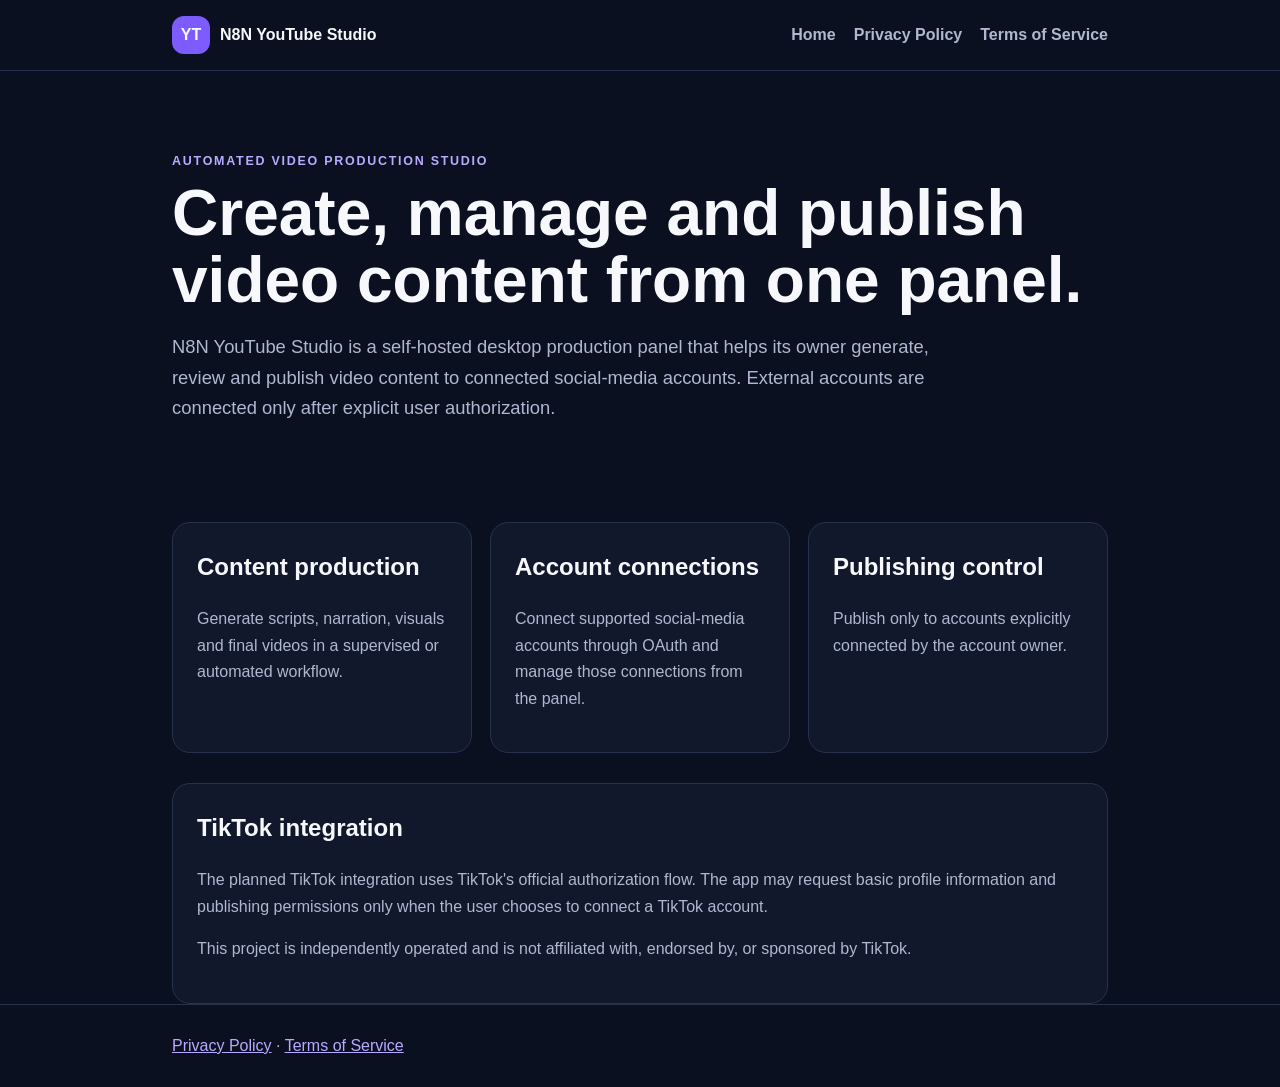
<file: index.html>
<!doctype html><html lang="en"><head><meta charset="utf-8"><meta name="viewport" content="width=device-width,initial-scale=1"><title>N8N YouTube Studio</title><link rel="stylesheet" href="styles.css"></head><body>
<header><div class="wrap nav"><div class="brand"><span class="logo">YT</span>N8N YouTube Studio</div><nav><a href="index.html">Home</a><a href="privacy.html">Privacy Policy</a><a href="terms.html">Terms of Service</a></nav></div></header>
<main><section class="hero"><div class="wrap"><div class="kicker">Automated video production studio</div><h1>Create, manage and publish video content from one panel.</h1><p class="lead">N8N YouTube Studio is a self-hosted desktop production panel that helps its owner generate, review and publish video content to connected social-media accounts. External accounts are connected only after explicit user authorization.</p></div></section>
<section><div class="wrap"><div class="grid"><article class="card"><h2>Content production</h2><p>Generate scripts, narration, visuals and final videos in a supervised or automated workflow.</p></article><article class="card"><h2>Account connections</h2><p>Connect supported social-media accounts through OAuth and manage those connections from the panel.</p></article><article class="card"><h2>Publishing control</h2><p>Publish only to accounts explicitly connected by the account owner.</p></article></div>
<div class="card"><h2>TikTok integration</h2><p>The planned TikTok integration uses TikTok's official authorization flow. The app may request basic profile information and publishing permissions only when the user chooses to connect a TikTok account.</p><p class="small">This project is independently operated and is not affiliated with, endorsed by, or sponsored by TikTok.</p></div></div></section></main>
<footer><div class="wrap"><a href="privacy.html">Privacy Policy</a> · <a href="terms.html">Terms of Service</a></div></footer></body></html>
</file>
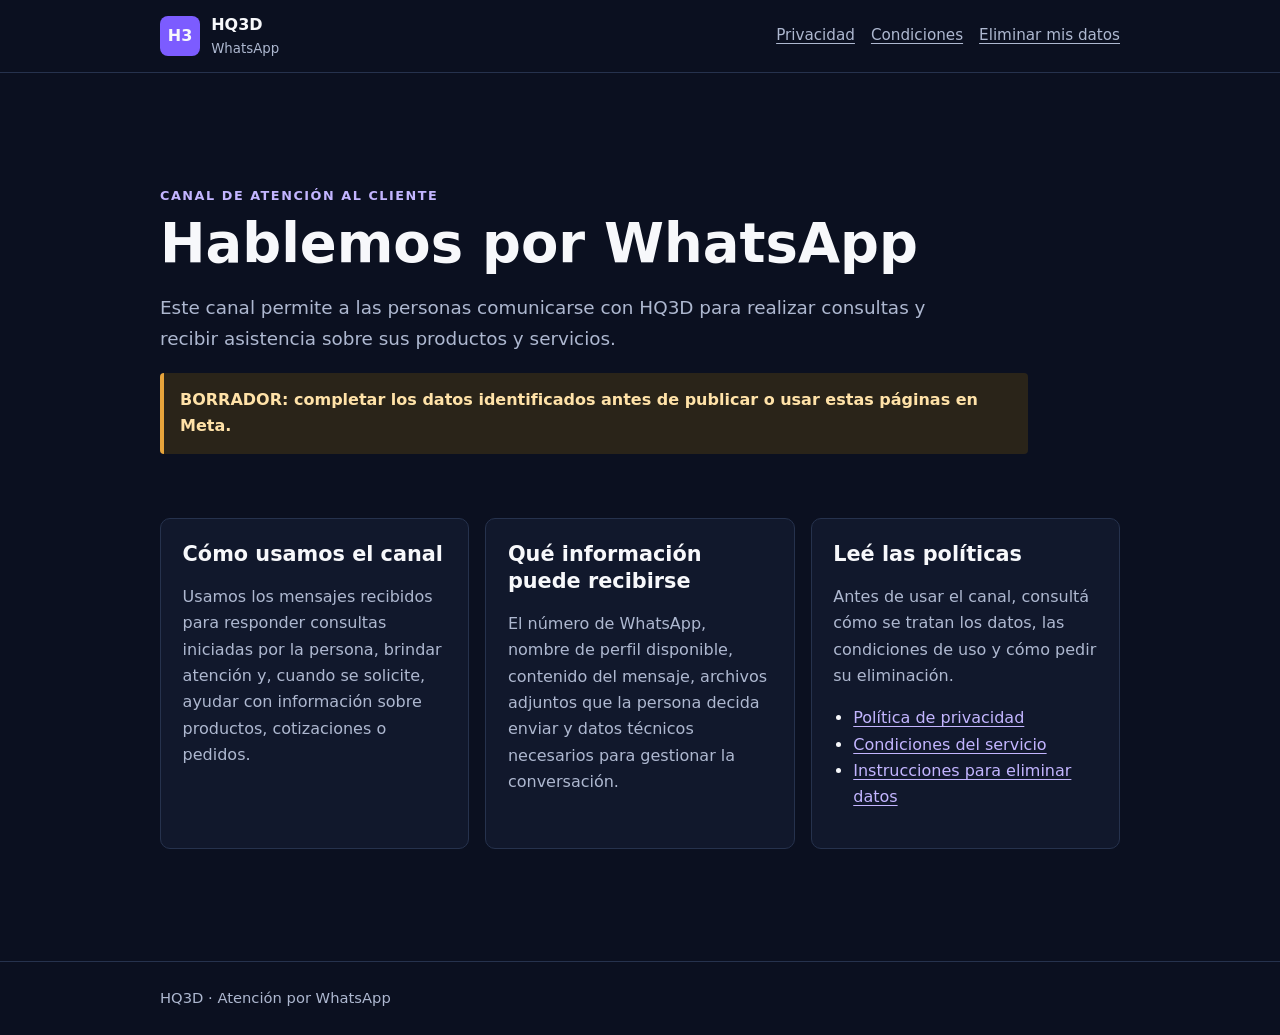
<file: hq3d-whatsapp/index.html>
<!doctype html>
<html lang="es">
<head>
  <meta charset="utf-8">
  <meta name="viewport" content="width=device-width, initial-scale=1">
  <meta name="description" content="Información del canal de atención por WhatsApp de HQ3D.">
  <title>Atención por WhatsApp — HQ3D</title>
  <link rel="stylesheet" href="styles.css">
</head>
<body>
  <header class="site-header">
    <div class="wrap nav">
      <a class="brand" href="index.html" aria-label="HQ3D WhatsApp, inicio"><span class="logo" aria-hidden="true">H3</span><span>HQ3D <small>WhatsApp</small></span></a>
      <nav aria-label="Legal">
        <a href="privacy.html">Privacidad</a>
        <a href="terms.html">Condiciones</a>
        <a href="data-deletion.html">Eliminar mis datos</a>
      </nav>
    </div>
  </header>
  <main class="wrap">
    <section class="hero">
      <p class="kicker">Canal de atención al cliente</p>
      <h1>Hablemos por WhatsApp</h1>
      <p class="lead">Este canal permite a las personas comunicarse con HQ3D para realizar consultas y recibir asistencia sobre sus productos y servicios.</p>
      <p class="draft">BORRADOR: completar los datos identificados antes de publicar o usar estas páginas en Meta.</p>
    </section>
    <section class="cards" aria-label="Información">
      <article class="card">
        <h2>Cómo usamos el canal</h2>
        <p>Usamos los mensajes recibidos para responder consultas iniciadas por la persona, brindar atención y, cuando se solicite, ayudar con información sobre productos, cotizaciones o pedidos.</p>
      </article>
      <article class="card">
        <h2>Qué información puede recibirse</h2>
        <p>El número de WhatsApp, nombre de perfil disponible, contenido del mensaje, archivos adjuntos que la persona decida enviar y datos técnicos necesarios para gestionar la conversación.</p>
      </article>
      <article class="card">
        <h2>Leé las políticas</h2>
        <p>Antes de usar el canal, consultá cómo se tratan los datos, las condiciones de uso y cómo pedir su eliminación.</p>
        <ul class="link-list">
          <li><a href="privacy.html">Política de privacidad</a></li>
          <li><a href="terms.html">Condiciones del servicio</a></li>
          <li><a href="data-deletion.html">Instrucciones para eliminar datos</a></li>
        </ul>
      </article>
    </section>
  </main>
  <footer><div class="wrap">HQ3D · Atención por WhatsApp</div></footer>
</body>
</html>
</file>
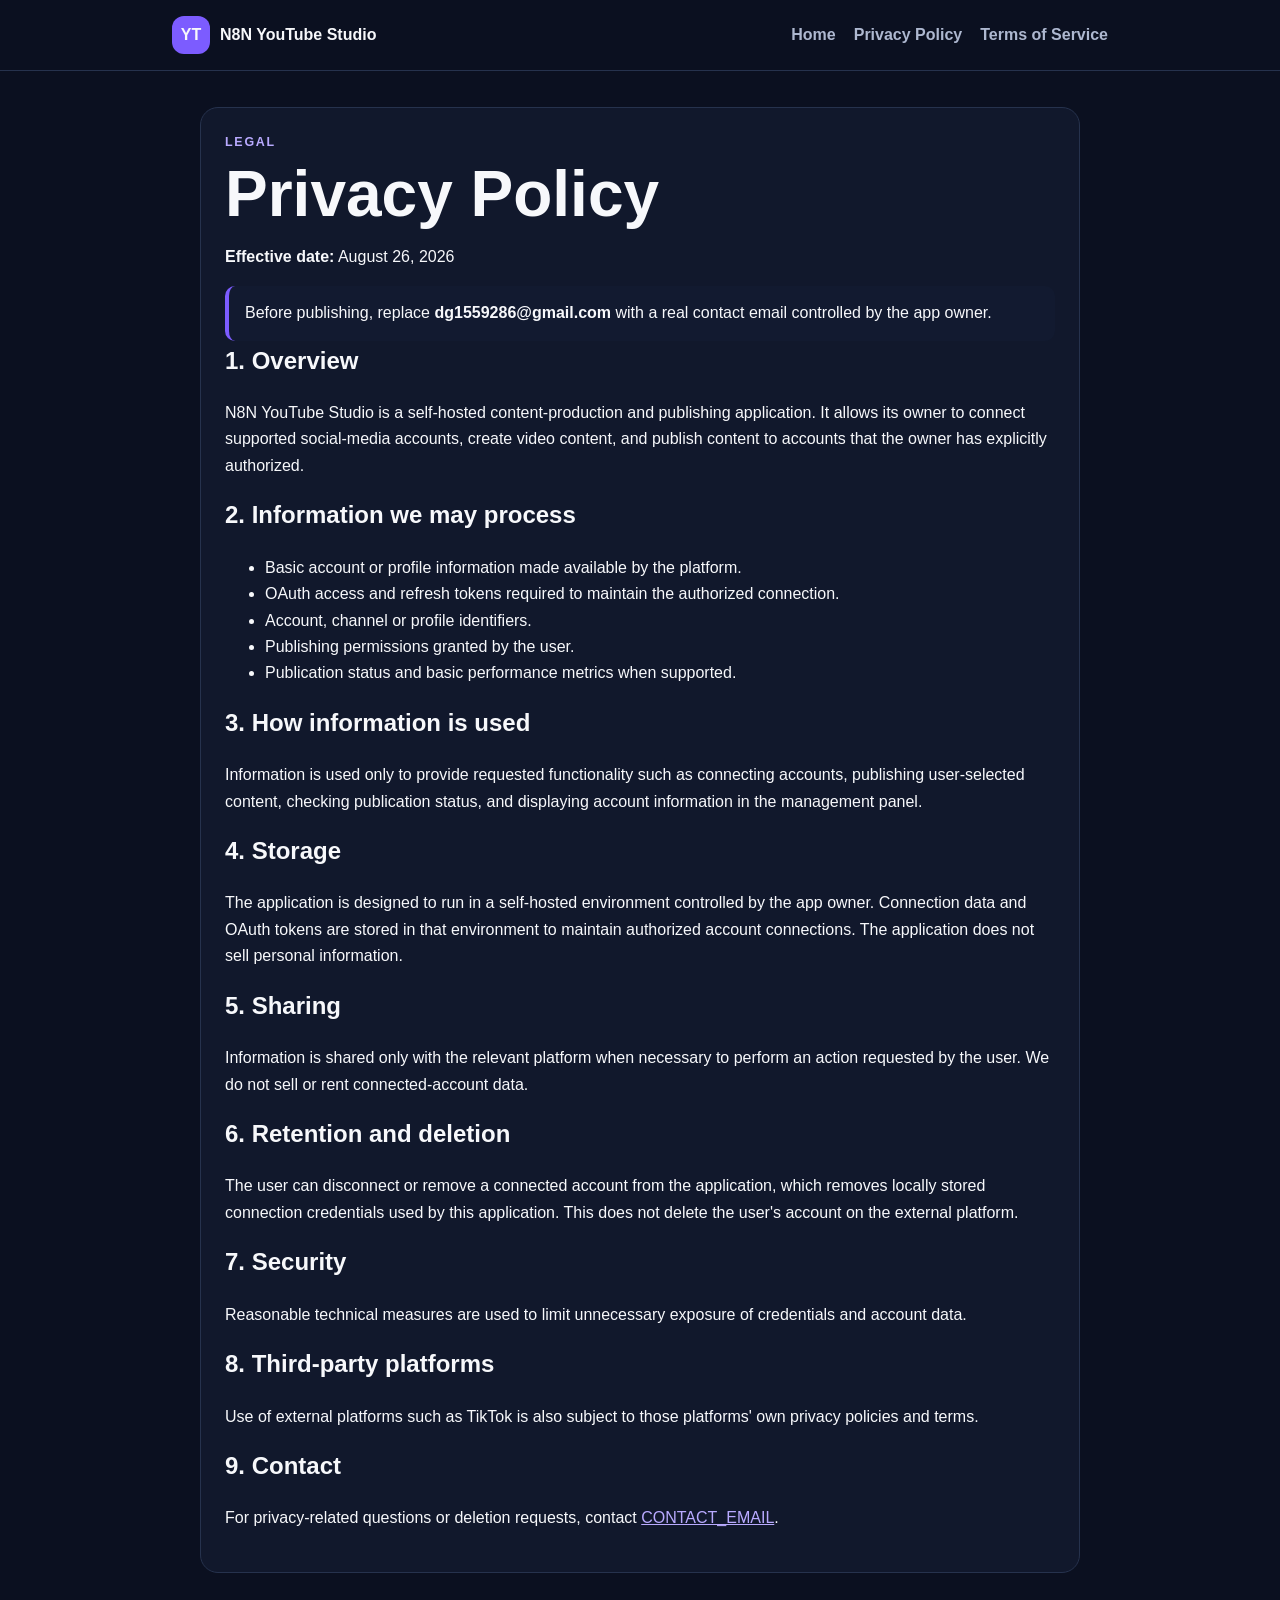
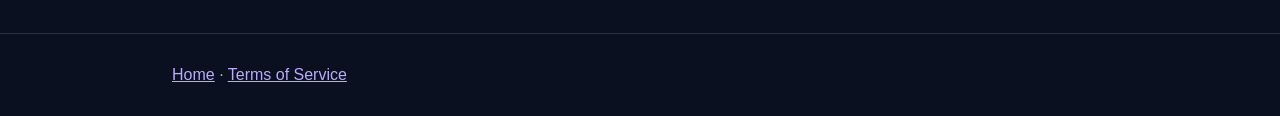
<file: privacy.html>
<!doctype html><html lang="en"><head><meta charset="utf-8"><meta name="viewport" content="width=device-width,initial-scale=1"><title>Privacy Policy — N8N YouTube Studio</title><link rel="stylesheet" href="styles.css"></head><body>
<header><div class="wrap nav"><div class="brand"><span class="logo">YT</span>N8N YouTube Studio</div><nav><a href="index.html">Home</a><a href="privacy.html">Privacy Policy</a><a href="terms.html">Terms of Service</a></nav></div></header>
<main class="wrap"><article class="policy"><div class="kicker">Legal</div><h1>Privacy Policy</h1><p><strong>Effective date:</strong> August 26, 2026</p>
<div class="notice">Before publishing, replace <strong>dg1559286@gmail.com</strong> with a real contact email controlled by the app owner.</div>
<h2>1. Overview</h2><p>N8N YouTube Studio is a self-hosted content-production and publishing application. It allows its owner to connect supported social-media accounts, create video content, and publish content to accounts that the owner has explicitly authorized.</p>
<h2>2. Information we may process</h2><ul><li>Basic account or profile information made available by the platform.</li><li>OAuth access and refresh tokens required to maintain the authorized connection.</li><li>Account, channel or profile identifiers.</li><li>Publishing permissions granted by the user.</li><li>Publication status and basic performance metrics when supported.</li></ul>
<h2>3. How information is used</h2><p>Information is used only to provide requested functionality such as connecting accounts, publishing user-selected content, checking publication status, and displaying account information in the management panel.</p>
<h2>4. Storage</h2><p>The application is designed to run in a self-hosted environment controlled by the app owner. Connection data and OAuth tokens are stored in that environment to maintain authorized account connections. The application does not sell personal information.</p>
<h2>5. Sharing</h2><p>Information is shared only with the relevant platform when necessary to perform an action requested by the user. We do not sell or rent connected-account data.</p>
<h2>6. Retention and deletion</h2><p>The user can disconnect or remove a connected account from the application, which removes locally stored connection credentials used by this application. This does not delete the user's account on the external platform.</p>
<h2>7. Security</h2><p>Reasonable technical measures are used to limit unnecessary exposure of credentials and account data.</p>
<h2>8. Third-party platforms</h2><p>Use of external platforms such as TikTok is also subject to those platforms' own privacy policies and terms.</p>
<h2>9. Contact</h2><p>For privacy-related questions or deletion requests, contact <a href="mailto:CONTACT_EMAIL">CONTACT_EMAIL</a>.</p></article></main>
<footer><div class="wrap"><a href="index.html">Home</a> · <a href="terms.html">Terms of Service</a></div></footer></body></html>
</file>
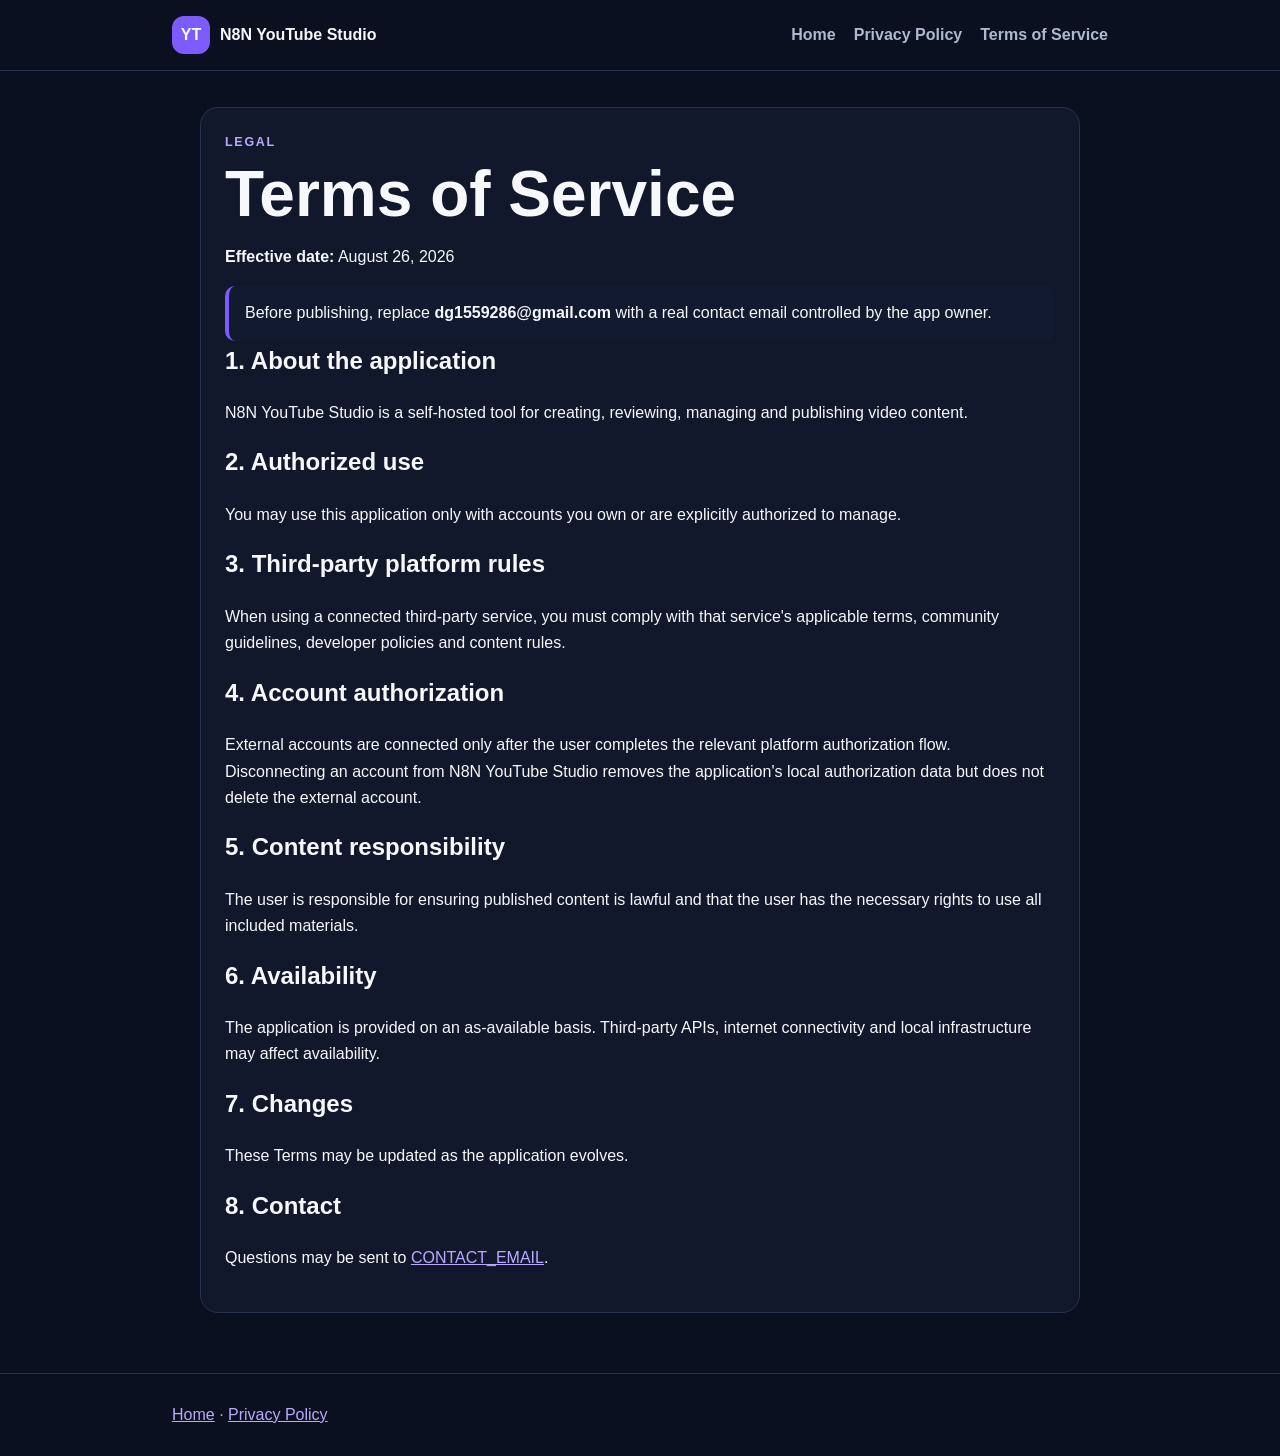
<file: terms.html>
<!doctype html><html lang="en"><head><meta charset="utf-8"><meta name="viewport" content="width=device-width,initial-scale=1"><title>Terms of Service — N8N YouTube Studio</title><link rel="stylesheet" href="styles.css"></head><body>
<header><div class="wrap nav"><div class="brand"><span class="logo">YT</span>N8N YouTube Studio</div><nav><a href="index.html">Home</a><a href="privacy.html">Privacy Policy</a><a href="terms.html">Terms of Service</a></nav></div></header>
<main class="wrap"><article class="policy"><div class="kicker">Legal</div><h1>Terms of Service</h1><p><strong>Effective date:</strong> August 26, 2026</p>
<div class="notice">Before publishing, replace <strong>dg1559286@gmail.com</strong> with a real contact email controlled by the app owner.</div>
<h2>1. About the application</h2><p>N8N YouTube Studio is a self-hosted tool for creating, reviewing, managing and publishing video content.</p>
<h2>2. Authorized use</h2><p>You may use this application only with accounts you own or are explicitly authorized to manage.</p>
<h2>3. Third-party platform rules</h2><p>When using a connected third-party service, you must comply with that service's applicable terms, community guidelines, developer policies and content rules.</p>
<h2>4. Account authorization</h2><p>External accounts are connected only after the user completes the relevant platform authorization flow. Disconnecting an account from N8N YouTube Studio removes the application's local authorization data but does not delete the external account.</p>
<h2>5. Content responsibility</h2><p>The user is responsible for ensuring published content is lawful and that the user has the necessary rights to use all included materials.</p>
<h2>6. Availability</h2><p>The application is provided on an as-available basis. Third-party APIs, internet connectivity and local infrastructure may affect availability.</p>
<h2>7. Changes</h2><p>These Terms may be updated as the application evolves.</p>
<h2>8. Contact</h2><p>Questions may be sent to <a href="mailto:CONTACT_EMAIL">CONTACT_EMAIL</a>.</p></article></main>
<footer><div class="wrap"><a href="index.html">Home</a> · <a href="privacy.html">Privacy Policy</a></div></footer></body></html>
</file>
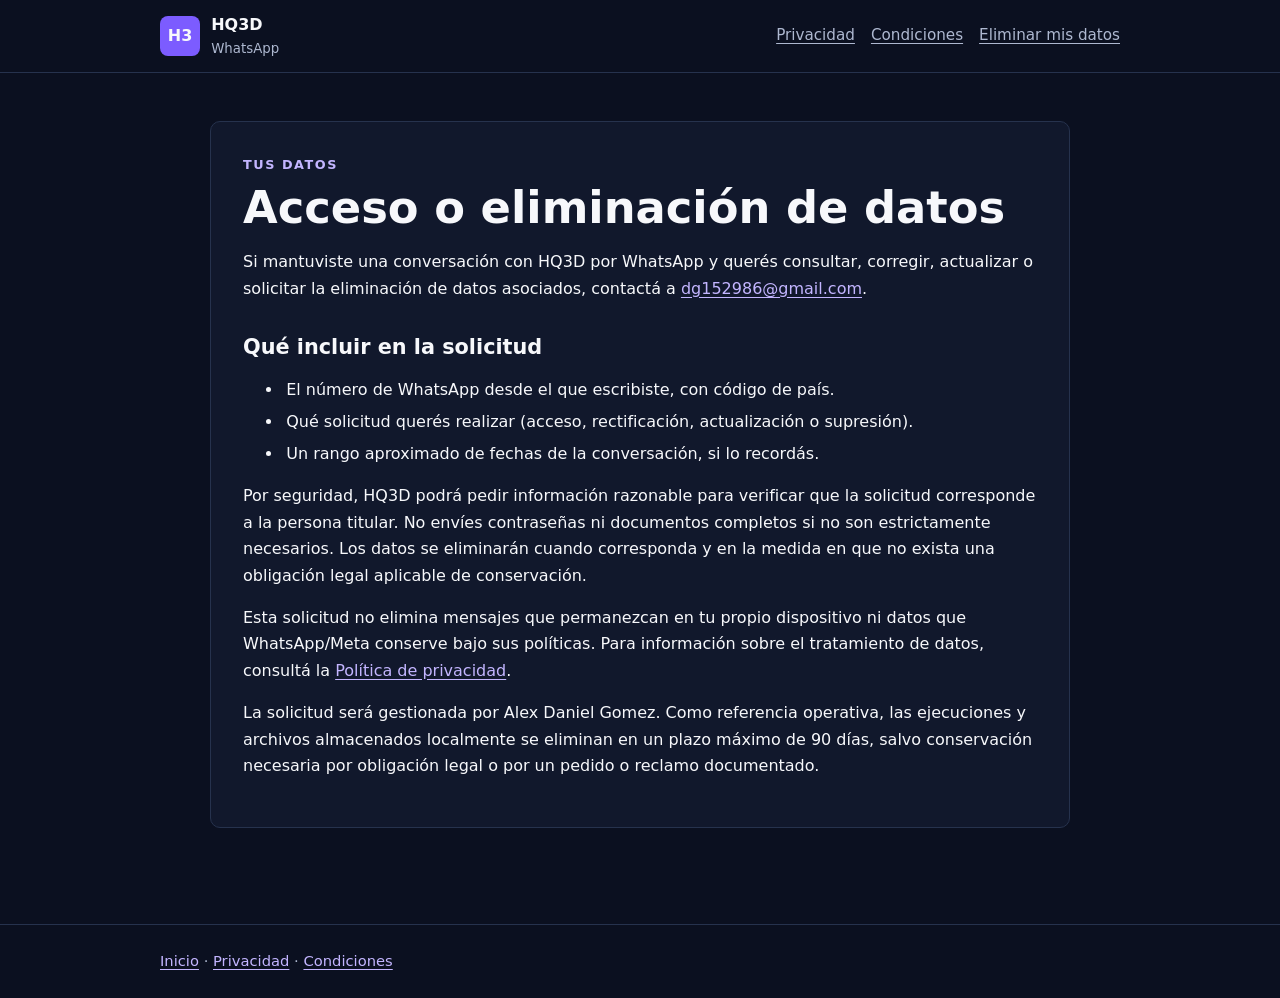
<file: hq3d-whatsapp/data-deletion.html>
<!doctype html>
<html lang="es">
<head>
  <meta charset="utf-8">
  <meta name="viewport" content="width=device-width, initial-scale=1">
  <meta name="description" content="Cómo solicitar acceso o eliminación de datos asociados a conversaciones de WhatsApp con HQ3D.">
  <title>Solicitudes de datos — HQ3D WhatsApp</title>
  <link rel="stylesheet" href="styles.css">
</head>
<body>
  <header class="site-header">
    <div class="wrap nav">
      <a class="brand" href="index.html"><span class="logo" aria-hidden="true">H3</span><span>HQ3D <small>WhatsApp</small></span></a>
      <nav aria-label="Legal"><a href="privacy.html">Privacidad</a><a href="terms.html">Condiciones</a><a href="data-deletion.html" aria-current="page">Eliminar mis datos</a></nav>
    </div>
  </header>
  <main class="wrap">
    <article class="policy">
      <p class="kicker">Tus datos</p>
      <h1>Acceso o eliminación de datos</h1>
      
      <p>Si mantuviste una conversación con HQ3D por WhatsApp y querés consultar, corregir, actualizar o solicitar la eliminación de datos asociados, contactá a <a href="mailto:dg152986@gmail.com">dg152986@gmail.com</a>.</p>
      <h2>Qué incluir en la solicitud</h2>
      <ul>
        <li>El número de WhatsApp desde el que escribiste, con código de país.</li>
        <li>Qué solicitud querés realizar (acceso, rectificación, actualización o supresión).</li>
        <li>Un rango aproximado de fechas de la conversación, si lo recordás.</li>
      </ul>
      <p>Por seguridad, HQ3D podrá pedir información razonable para verificar que la solicitud corresponde a la persona titular. No envíes contraseñas ni documentos completos si no son estrictamente necesarios. Los datos se eliminarán cuando corresponda y en la medida en que no exista una obligación legal aplicable de conservación.</p>
      <p>Esta solicitud no elimina mensajes que permanezcan en tu propio dispositivo ni datos que WhatsApp/Meta conserve bajo sus políticas. Para información sobre el tratamiento de datos, consultá la <a href="privacy.html">Política de privacidad</a>.</p>
      <p>La solicitud será gestionada por Alex Daniel Gomez. Como referencia operativa, las ejecuciones y archivos almacenados localmente se eliminan en un plazo máximo de 90 días, salvo conservación necesaria por obligación legal o por un pedido o reclamo documentado.</p>
    </article>
  </main>
  <footer><div class="wrap"><a href="index.html">Inicio</a> · <a href="privacy.html">Privacidad</a> · <a href="terms.html">Condiciones</a></div></footer>
</body>
</html>
</file>
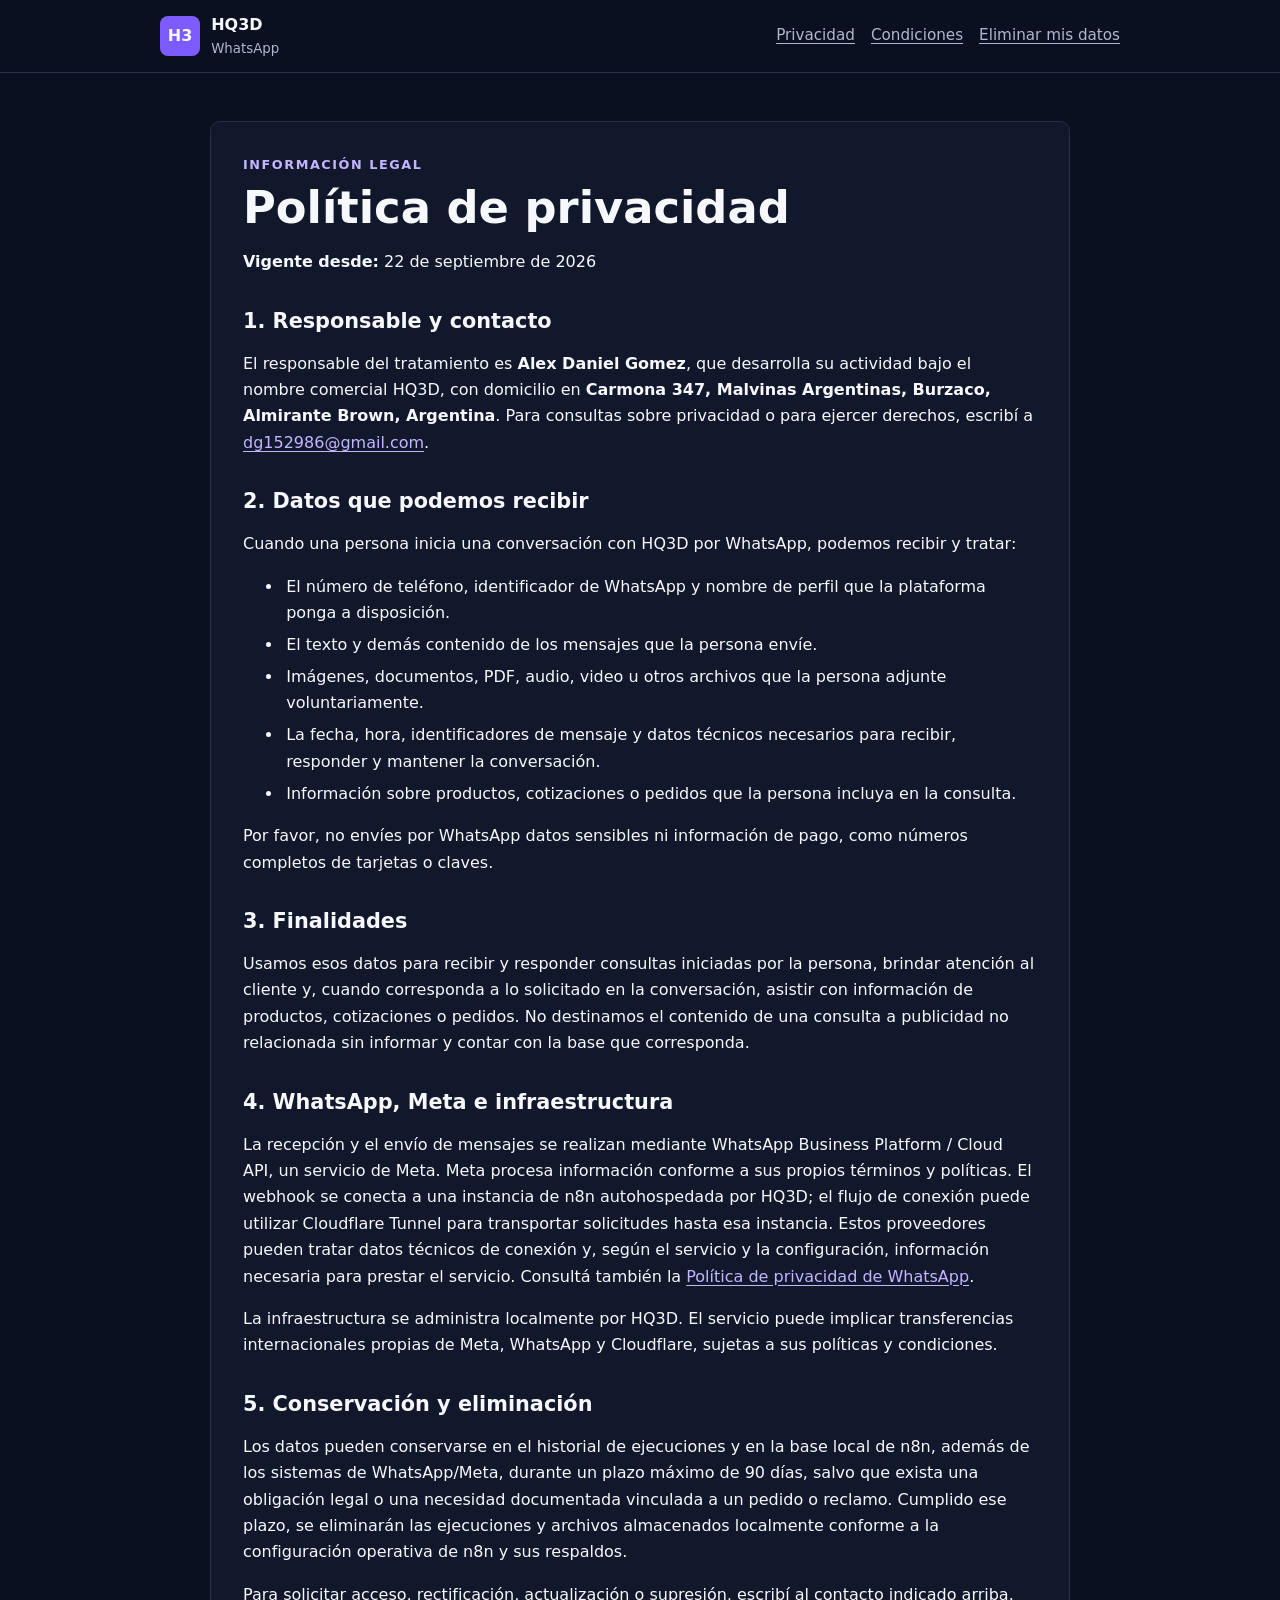
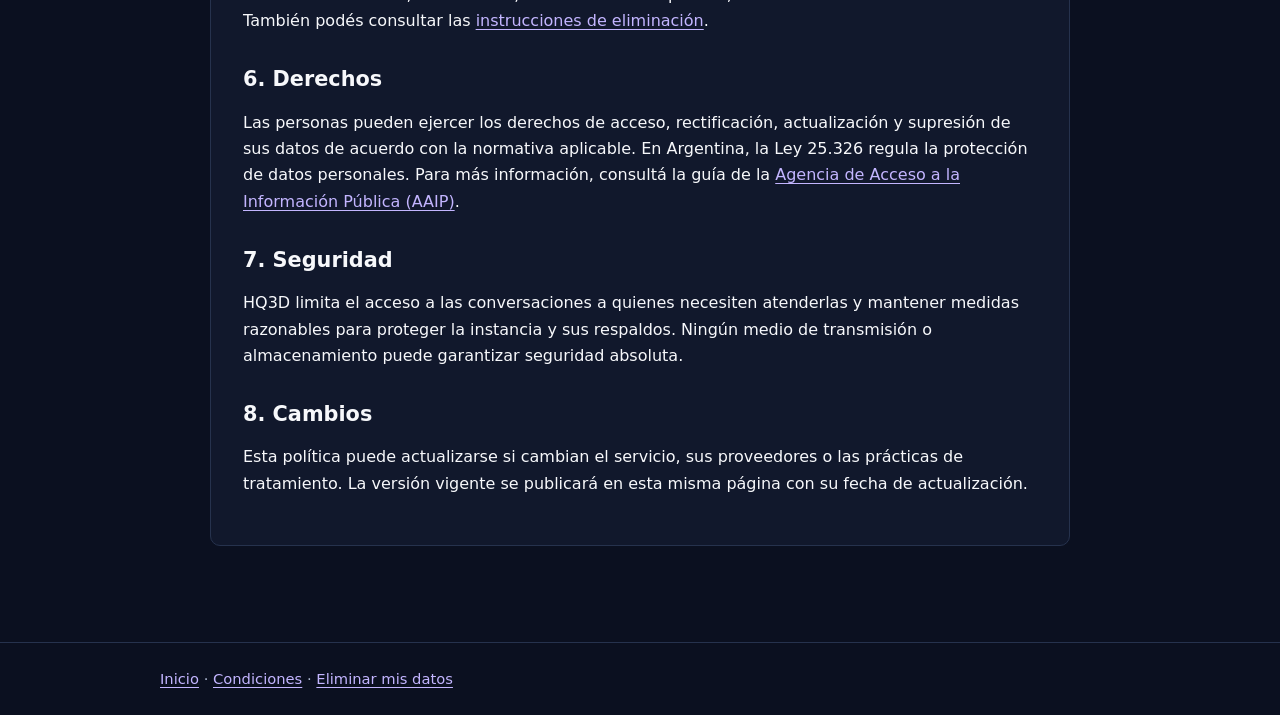
<file: hq3d-whatsapp/privacy.html>
<!doctype html>
<html lang="es">
<head>
  <meta charset="utf-8">
  <meta name="viewport" content="width=device-width, initial-scale=1">
  <meta name="description" content="Política de privacidad del canal de WhatsApp de HQ3D.">
  <title>Política de privacidad — HQ3D WhatsApp</title>
  <link rel="stylesheet" href="styles.css">
</head>
<body>
  <header class="site-header">
    <div class="wrap nav">
      <a class="brand" href="index.html"><span class="logo" aria-hidden="true">H3</span><span>HQ3D <small>WhatsApp</small></span></a>
      <nav aria-label="Legal"><a href="privacy.html" aria-current="page">Privacidad</a><a href="terms.html">Condiciones</a><a href="data-deletion.html">Eliminar mis datos</a></nav>
    </div>
  </header>
  <main class="wrap">
    <article class="policy">
      <p class="kicker">Información legal</p>
      <h1>Política de privacidad</h1>
      <p><strong>Vigente desde:</strong> 22 de septiembre de 2026</p>
      

      <h2>1. Responsable y contacto</h2>
      <p>El responsable del tratamiento es <strong>Alex Daniel Gomez</strong>, que desarrolla su actividad bajo el nombre comercial HQ3D, con domicilio en <strong>Carmona 347, Malvinas Argentinas, Burzaco, Almirante Brown, Argentina</strong>. Para consultas sobre privacidad o para ejercer derechos, escribí a <a href="mailto:dg152986@gmail.com">dg152986@gmail.com</a>.</p>

      <h2>2. Datos que podemos recibir</h2>
      <p>Cuando una persona inicia una conversación con HQ3D por WhatsApp, podemos recibir y tratar:</p>
      <ul>
        <li>El número de teléfono, identificador de WhatsApp y nombre de perfil que la plataforma ponga a disposición.</li>
        <li>El texto y demás contenido de los mensajes que la persona envíe.</li>
        <li>Imágenes, documentos, PDF, audio, video u otros archivos que la persona adjunte voluntariamente.</li>
        <li>La fecha, hora, identificadores de mensaje y datos técnicos necesarios para recibir, responder y mantener la conversación.</li>
        <li>Información sobre productos, cotizaciones o pedidos que la persona incluya en la consulta.</li>
      </ul>
      <p>Por favor, no envíes por WhatsApp datos sensibles ni información de pago, como números completos de tarjetas o claves.</p>

      <h2>3. Finalidades</h2>
      <p>Usamos esos datos para recibir y responder consultas iniciadas por la persona, brindar atención al cliente y, cuando corresponda a lo solicitado en la conversación, asistir con información de productos, cotizaciones o pedidos. No destinamos el contenido de una consulta a publicidad no relacionada sin informar y contar con la base que corresponda.</p>

      <h2>4. WhatsApp, Meta e infraestructura</h2>
      <p>La recepción y el envío de mensajes se realizan mediante WhatsApp Business Platform / Cloud API, un servicio de Meta. Meta procesa información conforme a sus propios términos y políticas. El webhook se conecta a una instancia de n8n autohospedada por HQ3D; el flujo de conexión puede utilizar Cloudflare Tunnel para transportar solicitudes hasta esa instancia. Estos proveedores pueden tratar datos técnicos de conexión y, según el servicio y la configuración, información necesaria para prestar el servicio. Consultá también la <a href="https://www.whatsapp.com/legal/privacy-policy/" rel="noopener noreferrer">Política de privacidad de WhatsApp</a>.</p>
      <p>La infraestructura se administra localmente por HQ3D. El servicio puede implicar transferencias internacionales propias de Meta, WhatsApp y Cloudflare, sujetas a sus políticas y condiciones.</p>

      <h2>5. Conservación y eliminación</h2>
      <p>Los datos pueden conservarse en el historial de ejecuciones y en la base local de n8n, además de los sistemas de WhatsApp/Meta, durante un plazo máximo de 90 días, salvo que exista una obligación legal o una necesidad documentada vinculada a un pedido o reclamo. Cumplido ese plazo, se eliminarán las ejecuciones y archivos almacenados localmente conforme a la configuración operativa de n8n y sus respaldos.</p>
      <p>Para solicitar acceso, rectificación, actualización o supresión, escribí al contacto indicado arriba. También podés consultar las <a href="data-deletion.html">instrucciones de eliminación</a>.</p>

      <h2>6. Derechos</h2>
      <p>Las personas pueden ejercer los derechos de acceso, rectificación, actualización y supresión de sus datos de acuerdo con la normativa aplicable. En Argentina, la Ley 25.326 regula la protección de datos personales. Para más información, consultá la guía de la <a href="https://www.argentina.gob.ar/aaip/datospersonales/derechos" rel="noopener noreferrer">Agencia de Acceso a la Información Pública (AAIP)</a>.</p>

      <h2>7. Seguridad</h2>
      <p>HQ3D limita el acceso a las conversaciones a quienes necesiten atenderlas y mantener medidas razonables para proteger la instancia y sus respaldos. Ningún medio de transmisión o almacenamiento puede garantizar seguridad absoluta.</p>

      <h2>8. Cambios</h2>
      <p>Esta política puede actualizarse si cambian el servicio, sus proveedores o las prácticas de tratamiento. La versión vigente se publicará en esta misma página con su fecha de actualización.</p>
    </article>
  </main>
  <footer><div class="wrap"><a href="index.html">Inicio</a> · <a href="terms.html">Condiciones</a> · <a href="data-deletion.html">Eliminar mis datos</a></div></footer>
</body>
</html>
</file>
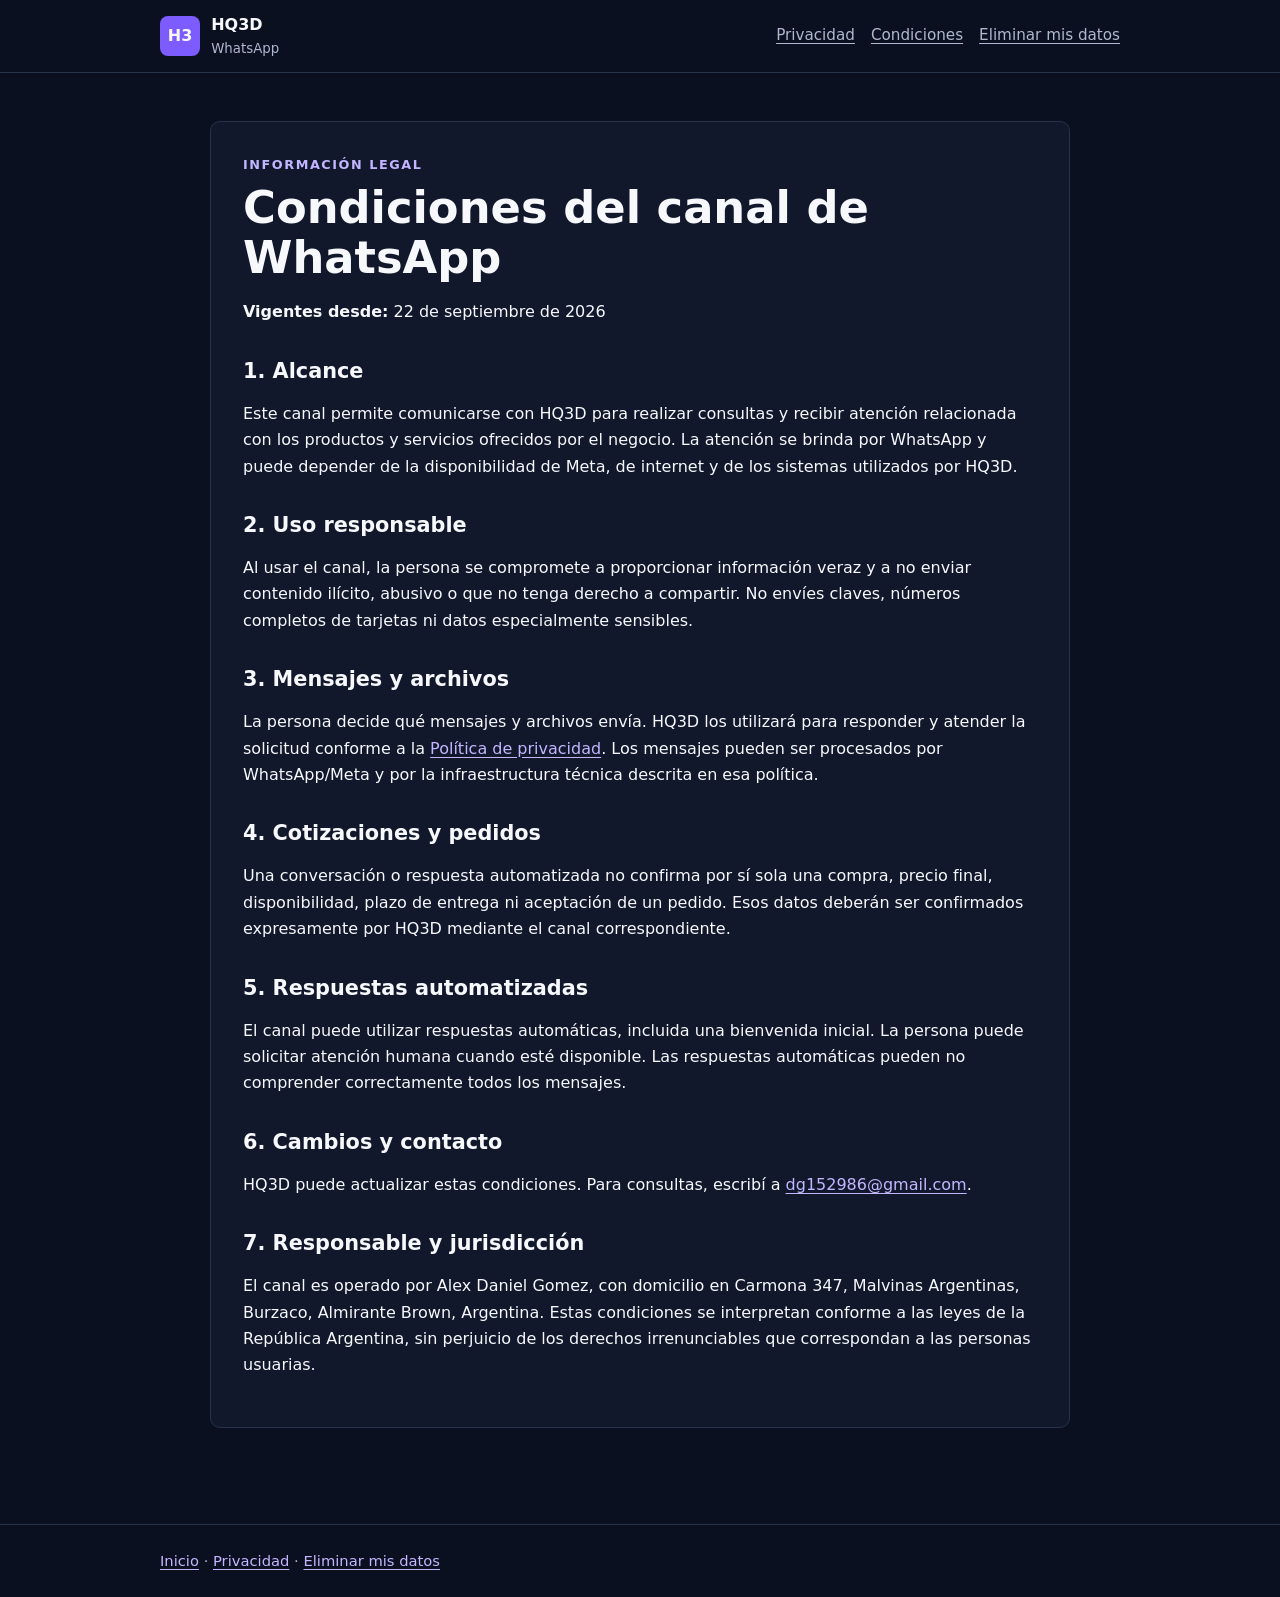
<file: hq3d-whatsapp/terms.html>
<!doctype html>
<html lang="es">
<head>
  <meta charset="utf-8">
  <meta name="viewport" content="width=device-width, initial-scale=1">
  <meta name="description" content="Condiciones de uso del canal de atención por WhatsApp de HQ3D.">
  <title>Condiciones del servicio — HQ3D WhatsApp</title>
  <link rel="stylesheet" href="styles.css">
</head>
<body>
  <header class="site-header">
    <div class="wrap nav">
      <a class="brand" href="index.html"><span class="logo" aria-hidden="true">H3</span><span>HQ3D <small>WhatsApp</small></span></a>
      <nav aria-label="Legal"><a href="privacy.html">Privacidad</a><a href="terms.html" aria-current="page">Condiciones</a><a href="data-deletion.html">Eliminar mis datos</a></nav>
    </div>
  </header>
  <main class="wrap">
    <article class="policy">
      <p class="kicker">Información legal</p>
      <h1>Condiciones del canal de WhatsApp</h1>
      <p><strong>Vigentes desde:</strong> 22 de septiembre de 2026</p>
      

      <h2>1. Alcance</h2>
      <p>Este canal permite comunicarse con HQ3D para realizar consultas y recibir atención relacionada con los productos y servicios ofrecidos por el negocio. La atención se brinda por WhatsApp y puede depender de la disponibilidad de Meta, de internet y de los sistemas utilizados por HQ3D.</p>

      <h2>2. Uso responsable</h2>
      <p>Al usar el canal, la persona se compromete a proporcionar información veraz y a no enviar contenido ilícito, abusivo o que no tenga derecho a compartir. No envíes claves, números completos de tarjetas ni datos especialmente sensibles.</p>

      <h2>3. Mensajes y archivos</h2>
      <p>La persona decide qué mensajes y archivos envía. HQ3D los utilizará para responder y atender la solicitud conforme a la <a href="privacy.html">Política de privacidad</a>. Los mensajes pueden ser procesados por WhatsApp/Meta y por la infraestructura técnica descrita en esa política.</p>

      <h2>4. Cotizaciones y pedidos</h2>
      <p>Una conversación o respuesta automatizada no confirma por sí sola una compra, precio final, disponibilidad, plazo de entrega ni aceptación de un pedido. Esos datos deberán ser confirmados expresamente por HQ3D mediante el canal correspondiente.</p>

      <h2>5. Respuestas automatizadas</h2>
      <p>El canal puede utilizar respuestas automáticas, incluida una bienvenida inicial. La persona puede solicitar atención humana cuando esté disponible. Las respuestas automáticas pueden no comprender correctamente todos los mensajes.</p>

      <h2>6. Cambios y contacto</h2>
      <p>HQ3D puede actualizar estas condiciones. Para consultas, escribí a <a href="mailto:dg152986@gmail.com">dg152986@gmail.com</a>.</p>
      <h2>7. Responsable y jurisdicción</h2><p>El canal es operado por Alex Daniel Gomez, con domicilio en Carmona 347, Malvinas Argentinas, Burzaco, Almirante Brown, Argentina. Estas condiciones se interpretan conforme a las leyes de la República Argentina, sin perjuicio de los derechos irrenunciables que correspondan a las personas usuarias.</p>
    </article>
  </main>
  <footer><div class="wrap"><a href="index.html">Inicio</a> · <a href="privacy.html">Privacidad</a> · <a href="data-deletion.html">Eliminar mis datos</a></div></footer>
</body>
</html>
</file>
<file: styles.css>
:root{--bg:#0b1020;--card:#11182c;--text:#f7f8fb;--muted:#aeb8d0;--accent:#7c5cff;--border:#26324d}
*{box-sizing:border-box}body{margin:0;font-family:Segoe UI,Arial,sans-serif;background:var(--bg);color:var(--text);line-height:1.65}
a{color:#b9aaff}.wrap{max-width:980px;margin:0 auto;padding:0 22px}header{border-bottom:1px solid var(--border);background:#0b1020}
.nav{display:flex;justify-content:space-between;align-items:center;min-height:70px;gap:20px}.brand{font-weight:800}.logo{display:inline-grid;place-items:center;width:38px;height:38px;border-radius:12px;background:var(--accent);margin-right:10px}
nav{display:flex;gap:18px;flex-wrap:wrap}nav a{text-decoration:none;color:var(--muted);font-weight:600}.hero{padding:80px 0 50px}
.kicker{color:#b9aaff;text-transform:uppercase;letter-spacing:.14em;font-size:.78rem;font-weight:800}h1{font-size:clamp(2.2rem,6vw,4rem);line-height:1.05;margin:.5rem 0 1rem}
h2{margin-top:0}.lead{font-size:1.15rem;color:var(--muted);max-width:760px}.grid{display:grid;grid-template-columns:repeat(3,1fr);gap:18px;margin:30px 0}
.card,.policy{background:var(--card);border:1px solid var(--border);border-radius:18px;padding:24px}.policy{max-width:880px;margin:36px auto 60px}
.card p,.small{color:var(--muted)}.notice{border-left:4px solid var(--accent);padding:14px 16px;background:#121a30;border-radius:10px}
footer{border-top:1px solid var(--border);padding:28px 0;color:var(--muted)}@media(max-width:760px){.grid{grid-template-columns:1fr}.nav{flex-direction:column;align-items:flex-start;padding:14px 0}}
</file>
<file: hq3d-whatsapp/styles.css>
:root{color-scheme:dark;--bg:#0b1020;--surface:#11182c;--text:#f7f8fb;--muted:#aeb8d0;--accent:#7c5cff;--link:#c3b5ff;--border:#26324d}
*{box-sizing:border-box}
body{margin:0;background:var(--bg);color:var(--text);font-family:system-ui,-apple-system,"Segoe UI",Arial,sans-serif;line-height:1.65}
a{color:var(--link);text-underline-offset:.18em}
a:focus-visible{outline:3px solid #fff;outline-offset:3px}
.wrap{width:min(100% - 2rem,960px);margin-inline:auto}
.site-header{border-bottom:1px solid var(--border);background:#0b1020}
.nav{min-height:72px;display:flex;justify-content:space-between;align-items:center;gap:1rem}
.brand{display:flex;align-items:center;gap:.7rem;color:var(--text);font-weight:750;text-decoration:none}
.brand small{display:block;color:var(--muted);font-weight:500}
.logo{display:grid;place-items:center;width:40px;height:40px;border-radius:8px;background:var(--accent);font-weight:800}
nav{display:flex;flex-wrap:wrap;gap:1rem}
nav a{color:var(--muted);font-size:.95rem}
main{padding-block:2rem 4rem}
.hero{padding:clamp(2rem,7vw,5rem) 0 2rem}
.kicker{margin:0 0 .5rem;color:var(--link);font-size:.8rem;font-weight:750;letter-spacing:.12em;text-transform:uppercase}
h1{max-width:800px;margin:.3rem 0 1rem;font-size:clamp(2rem,6vw,3.4rem);line-height:1.12}
h2{margin:2rem 0 .5rem;font-size:1.3rem;line-height:1.3}
p,li{max-width:78ch}
.lead{max-width:70ch;color:var(--muted);font-size:1.15rem}
.draft{padding:.9rem 1rem;border-left:4px solid #e7a43b;border-radius:4px;background:#2a2419;color:#ffe2a8;font-weight:650}
.cards{display:grid;grid-template-columns:repeat(3,minmax(0,1fr));gap:1rem;margin-block:1rem 3rem}
.card,.policy{border:1px solid var(--border);border-radius:10px;background:var(--surface);padding:1.35rem}
.card h2{margin-top:0}
.card p{color:var(--muted)}
.policy{max-width:860px;margin:1rem auto 2rem;padding:clamp(1.2rem,4vw,2rem)}
.policy h1{font-size:clamp(2rem,5vw,2.8rem)}
.policy h2{margin-top:2rem}
.policy li{padding-left:.2rem;margin:.35rem 0}
.link-list{padding-left:1.25rem}
footer{border-top:1px solid var(--border);padding:1.5rem 0;color:var(--muted);font-size:.92rem}
@media(max-width:720px){.nav{align-items:flex-start;flex-direction:column;padding-block:1rem}.cards{grid-template-columns:1fr}nav{gap:.75rem}}
@media(prefers-reduced-motion:reduce){*,*::before,*::after{scroll-behavior:auto!important;animation-duration:.01ms!important;animation-iteration-count:1!important;transition-duration:.01ms!important}}
</file>
